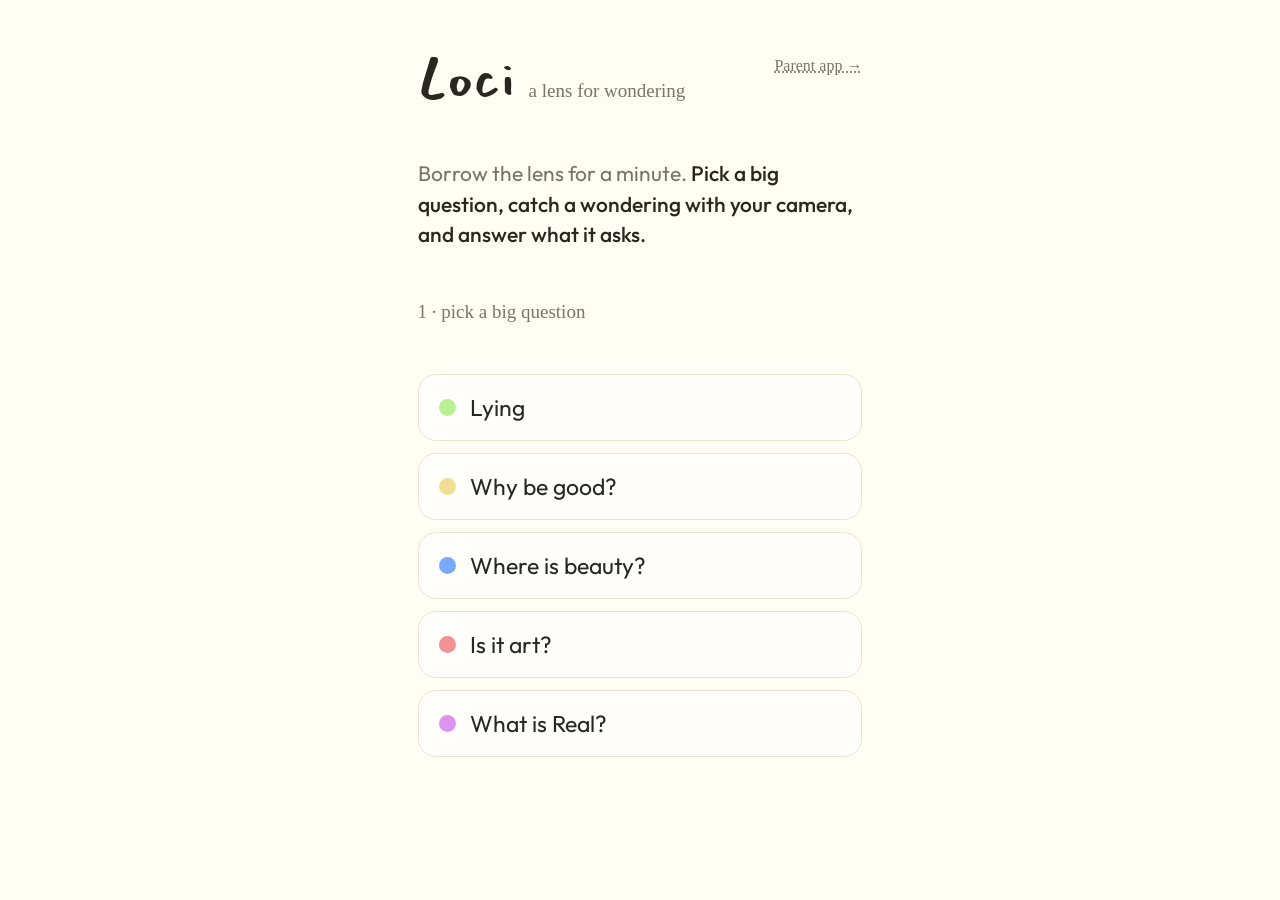
<file: wonder.html>
<!DOCTYPE html>
<html lang="en">
<head>
<meta charset="UTF-8">
<meta name="viewport" content="width=device-width, initial-scale=1.0, user-scalable=no">
<title>Loci - catch a wondering</title>
<link rel="preconnect" href="https://fonts.googleapis.com">
<link rel="preconnect" href="https://fonts.gstatic.com" crossorigin>
<link href="https://fonts.googleapis.com/css2?family=Mansalva&family=Coming+Soon&family=Outfit:wght@300;400;500;600&display=swap" rel="stylesheet">
<style>
/* ==========================================================================
   LOCI — VISITOR WONDER PAGE (phone, via QR on the exhibit tablet)
   Pick a big question → the lens asks → catch it with your camera →
   type or record an answer → see it in the parent app.
   ========================================================================== */
:root{
  --cream:#FFFDF4;--card:#FFFEFB;--ink:#2A2620;--soft:#7A7466;--line:#E9E3D2;
}
*{box-sizing:border-box;margin:0;padding:0;-webkit-tap-highlight-color:transparent}
body{
  font-family:'Outfit',sans-serif;background:var(--cream);color:var(--ink);
  min-height:100dvh;overscroll-behavior:none;touch-action:manipulation;
  -webkit-font-smoothing:antialiased;
}
button{font-family:'Outfit',sans-serif;cursor:pointer;border:none}
textarea{font-family:'Outfit',sans-serif}
.page{max-width:560px;margin:0 auto;padding:max(22px,4vw) max(20px,4.5vw) 48px;
  display:flex;flex-direction:column;gap:max(18px,4vw)}
.masthead{display:flex;align-items:flex-start;justify-content:space-between;gap:14px;flex-wrap:wrap}
.brand{display:flex;align-items:baseline;gap:14px;flex-wrap:wrap}
.wordmark{font-family:'Mansalva',cursive;font-size:clamp(44px,12vw,56px);line-height:1}
.tagline{font-family:'Coming Soon',cursive;color:var(--soft);font-size:clamp(16px,4.4vw,19px)}
.skip-link{font-family:'Coming Soon',cursive;color:var(--soft);font-size:clamp(14px,3.6vw,16px);
  text-decoration:underline dotted;white-space:nowrap;padding:6px 0}
.intro{color:var(--soft);font-size:clamp(18px,4.8vw,21px);line-height:1.45}
.intro b{color:var(--ink);font-weight:500}
.steplabel{font-family:'Coming Soon',cursive;color:var(--soft);font-size:clamp(16px,4.4vw,19px)}

/* step 1 — topics */
.topics{display:flex;flex-direction:column;gap:12px}
.topicbtn{display:flex;align-items:center;gap:14px;background:var(--card);
  border:1.5px solid var(--line);border-radius:18px;padding:18px 20px;
  font-size:clamp(20px,5.4vw,23px);color:var(--ink);text-align:left;transition:transform .12s ease}
.topicbtn:active{transform:scale(.97)}
.topicbtn i{width:17px;height:17px;border-radius:50%;flex:none}
.topicbtn.sel{border-color:var(--tc);background:var(--tctint)}

/* step 2 — the prompt */
.hidden{display:none !important}
.promptcard{background:var(--tctint,var(--card));border:1.5px solid var(--tc,var(--line));
  border-radius:22px;padding:22px;display:flex;flex-direction:column;gap:14px}
.promptcard .lens-asks{font-family:'Coming Soon',cursive;color:var(--tcdeep,var(--soft));font-size:clamp(16px,4.4vw,19px)}
.promptcard .prompt{font-size:clamp(26px,7vw,32px);font-weight:500;line-height:1.28}
.reroll{align-self:flex-start;background:none;border:none;color:var(--tcdeep,var(--soft));
  font-family:'Coming Soon',cursive;font-size:clamp(16px,4.4vw,19px);text-decoration:underline dotted;padding:4px 2px}
.btn-camera{display:flex;align-items:center;justify-content:center;gap:12px;
  background:var(--tc);color:var(--ink);font-weight:600;font-size:clamp(20px,5.4vw,23px);
  padding:19px 22px;border-radius:999px;box-shadow:0 10px 24px -12px var(--tc)}
.btn-camera svg{flex:none;width:26px;height:26px}

/* step 3 — the catch */
.preview{border-radius:22px;overflow:hidden;border:1.5px solid var(--line);position:relative}
.preview img{display:block;width:100%;max-height:52dvh;object-fit:cover}
.retake{position:absolute;top:12px;right:12px;background:rgba(255,253,244,.92);
  color:var(--ink);font-size:clamp(16px,4.2vw,18px);padding:10px 18px;border-radius:999px}
.followup{font-size:clamp(24px,6.5vw,29px);font-weight:500;line-height:1.28;color:var(--ink)}
.mode-toggle{display:flex;gap:10px}
.mode-pill{flex:1;background:var(--card);border:1.5px solid var(--line);border-radius:999px;
  padding:12px 16px;font-size:clamp(16px,4.2vw,18px);color:var(--soft);font-weight:500;text-align:center;transition:transform .12s ease}
.mode-pill:active{transform:scale(.97)}
.mode-pill.active{border-color:var(--tc,var(--line));background:var(--tctint,var(--card));color:var(--ink);font-weight:600}
#respIn{width:100%;background:var(--card);border:1.5px solid var(--line);border-radius:18px;
  padding:16px 18px;font-size:clamp(19px,5vw,22px);color:var(--ink);outline:none;resize:none;line-height:1.4}
#respIn:focus{border-color:var(--tc,#999)}
.rec-done{display:flex;flex-direction:column;align-items:center;gap:10px;background:var(--card);
  border:1.5px solid var(--line);border-radius:18px;padding:18px}
.rec-done audio{width:100%}
.link-btn{background:none;color:var(--soft);font-family:'Coming Soon',cursive;
  font-size:clamp(15px,4vw,17px);text-decoration:underline dotted;padding:4px}
.btn-send{background:var(--tc);color:var(--ink);font-weight:600;font-size:clamp(21px,5.6vw,24px);
  padding:20px 22px;border-radius:999px;box-shadow:0 10px 24px -12px var(--tc)}
.btn-send:disabled{opacity:.55}
.err{font-family:'Coming Soon',cursive;color:#B0563F;font-size:clamp(16px,4.4vw,19px);text-align:center}

/* sent */
.sent{display:flex;flex-direction:column;align-items:center;text-align:center;gap:16px;padding-top:8dvh}
.sent .big{font-family:'Mansalva',cursive;font-size:clamp(38px,10vw,46px);line-height:1.15}
.sent .note{color:var(--soft);font-size:clamp(19px,5vw,22px);line-height:1.5;max-width:30ch}
.sent .dots{display:flex;gap:9px}
.sent .dots i{width:13px;height:13px;border-radius:50%}
.btn-again{background:var(--card);border:1.5px solid var(--tc,var(--line));color:var(--ink);
  font-weight:500;font-size:clamp(19px,5vw,21px);padding:16px 28px;border-radius:999px;margin-top:10px}
.btn-parent{display:block;background:var(--ink);color:var(--cream);text-decoration:none;
  font-weight:600;font-size:clamp(19px,5vw,21px);padding:16px 28px;border-radius:999px;margin-top:22px}
</style>
</head>
<body>
<div class="page" id="page"></div>

<script>
/* ============================ DATA — the CMS ============================ */
const DATA = {
  copy:{
    wordmark:"Loci", tagline:"a lens for wondering",
    intro:"Borrow the lens for a minute. <b>Pick a big question, catch a wondering with your camera, and answer what it asks.</b>",
    step1:"1 · pick a big question",
    step2:"2 · the lens asks…",
    step3:"3 · one more thing",
    lensAsks:"the lens asks",
    reroll:"ask me another",
    openCamera:"catch it with your camera",
    typeIt:"Type it",
    recordIt:"Record it",
    respPlaceholder:"type your answer…",
    recordStart:"Record your answer",
    recordWaiting:"Waiting for the microphone…",
    recordStop:"Stop",
    recordAgain:"Record again",
    micDenied:"Couldn’t reach the microphone — try typing instead.",
    send:"catch it ✳",
    sending:"catching…",
    errSend:"it didn’t quite catch. Try again?",
    sentBig:"caught it!",
    sentNote:"Nice catch — see it in the parent app, with a few ways to start the conversation.",
    again:"catch another",
    parentLink:"Talk about it →",
    skipLink:"Parent app →",
  },

  /* the five zine topics; slugs must match the server's TOPIC_SLUGS */
  topics:[
    {name:"Lying",              slug:"lying",          color:"#B7F193"},
    {name:"Why be good?", slug:"invisible-ring", color:"#F1DD93"},
    {name:"Where is beauty?",          slug:"beauty",         color:"#78ABFE"},
    {name:"Is it art?",         slug:"art",            color:"#F19394"},
    {name:"What is Real?",            slug:"real",           color:"#DE93F1"},
  ],

  /* camera prompts per topic, in the lens's voice.
     KEYS ARE THE SLUGS above, not the display names - the code looks
     prompts up by topic.slug. One question per topic keeps it simple;
     add more strings to a list and "ask me another" reappears. */
  prompts:{
    "lying":[
      "Find something that lies",
    ],
    "invisible-ring":[
      "Find a place where the most rules live",
    ],
    "beauty":[
      "Take the most beautiful photo you can without moving around",
    ],
    "art":[
      "Find an accident that looks like it was made",
    ],
    "real":[
      "Find something real that you can't touch",
    ],
  },

  /* the follow-up question answered after the photo — one real question per topic,
     not a generic "what did you catch?". KEYS ARE THE SLUGS above. */
  followUp:{
    "lying":          "What gave it away?",
    "invisible-ring": "Which rule matters most there, and why?",
    "beauty":         "What makes it beautiful?",
    "art":            "What makes it look like an accident?",
    "real":           "What makes it real?",
  },
};

/* ============================ helpers ============================ */
const CREAM='#FFFDF4', BLACK='#2A2620';
function hexRGB(h){const n=parseInt(h.slice(1),16);return[n>>16,(n>>8)&255,n&255];}
function mix(a,b,t){const A=hexRGB(a),B=hexRGB(b);
  return '#'+A.map((v,i)=>Math.round(v+(B[i]-v)*t).toString(16).padStart(2,'0')).join('');}
const $=id=>document.getElementById(id);
const DEVICE=(location.pathname.match(/\/wonder\/([^\/]+)/)||[])[1]||'demo';
const C=DATA.copy;

/* One id per phone, kept across visits/captures this session, so this visitor's own
   wonderings (not the whole shared wall) can be found again from the parent app. */
function visitorId(){
  const KEY='loci_visitor_id';
  try{
    let id=localStorage.getItem(KEY);
    if(!id){id=(crypto.randomUUID?crypto.randomUUID():String(Date.now())+Math.random().toString(16).slice(2));localStorage.setItem(KEY,id);}
    return id;
  }catch(_){ return 'visitor-'+Math.random().toString(16).slice(2); }
}
const VISITOR=visitorId();
const parentAppUrl=()=>`/parent-app/?device=${encodeURIComponent(DEVICE)}&visitor=${encodeURIComponent(VISITOR)}`;

let topic=null, prompt='', promptIdx=-1, photoBlob=null;
let mode='type', audioBlob=null, audioMime='';
let mediaRecorder=null, recChunks=[], recStart=0, recTimer=null;
const canRecord=!!(window.MediaRecorder && navigator.mediaDevices && navigator.mediaDevices.getUserMedia);

/* ============================ render ============================ */
function render(){
  $('page').innerHTML=`
    <div class="masthead">
      <div class="brand"><div class="wordmark">${C.wordmark}</div><div class="tagline">${C.tagline}</div></div>
      <a class="skip-link" href="${parentAppUrl()}">${C.skipLink}</a>
    </div>
    <div class="intro">${C.intro}</div>
    <div class="steplabel">${C.step1}</div>
    <div class="topics">${DATA.topics.map((t,i)=>
      `<button class="topicbtn" id="top${i}" style="--tc:${t.color};--tctint:${mix(t.color,CREAM,.72)}"
        onclick="pickTopic(${i})"><i style="background:${t.color}"></i>${t.name}</button>`).join('')}</div>
    <div class="hidden" id="step2">
      <div class="steplabel" style="margin-bottom:10px">${C.step2}</div>
      <div class="promptcard" id="pcard">
        <div class="lens-asks">${C.lensAsks}</div>
        <div class="prompt" id="ptext"></div>
        <button class="reroll" id="rerollBtn" onclick="reroll()">${C.reroll}</button>
        <button class="btn-camera" onclick="$('file').click()">
          <svg viewBox="0 0 24 24" width="22" height="22" fill="none" stroke="currentColor" stroke-width="1.7" stroke-linecap="round" stroke-linejoin="round"><rect x="3" y="7" width="18" height="13" rx="3"/><circle cx="12" cy="13.5" r="4"/><path d="M9 7l1.2-2.4h3.6L15 7"/></svg>
          ${C.openCamera}</button>
      </div>
    </div>
    <div class="hidden" id="step3">
      <div class="steplabel" style="margin-bottom:10px">${C.step3}</div>
      <div style="display:flex;flex-direction:column;gap:16px">
        <div class="preview"><img id="pimg" alt="">
          <button class="retake" onclick="$('file').click()">↺ retake</button></div>
        <div class="followup" id="followup"></div>
        ${canRecord ? `<div class="mode-toggle" role="group">
          <button class="mode-pill active" id="modeType" onclick="setMode('type')">${C.typeIt}</button>
          <button class="mode-pill" id="modeRecord" onclick="setMode('record')">${C.recordIt}</button>
        </div>` : ''}
        <div id="typeBox"><textarea id="respIn" rows="2" maxlength="300" placeholder="${C.respPlaceholder}"></textarea></div>
        <div class="hidden" id="recordBox"></div>
        <button class="btn-send" id="sendBtn" onclick="send()">${C.send}</button>
        <div class="err hidden" id="err">${C.errSend}</div>
      </div>
    </div>
    <input type="file" id="file" accept="image/*" capture="environment" class="hidden">`;
  $('file').addEventListener('change',onPhoto);
}
render();

function pickTopic(i){
  const t=DATA.topics[i];
  topic=t;promptIdx=-1;
  DATA.topics.forEach((_,j)=>$('top'+j).classList.toggle('sel',j===i));
  const tint=mix(t.color,CREAM,.72), deep=mix(t.color,BLACK,.55);
  const card=$('pcard');
  card.style.setProperty('--tc',t.color);
  card.style.setProperty('--tctint',tint);
  card.style.setProperty('--tcdeep',deep);
  reroll();
  $('followup').textContent=DATA.followUp[t.slug]||'';
  /* one question per topic: no point offering another */
  $('rerollBtn').style.display=DATA.prompts[t.slug].length>1?'':'none';
  $('step2').classList.remove('hidden');
  $('step2').scrollIntoView({behavior:'smooth',block:'nearest'});
}
function reroll(){
  const pool=DATA.prompts[topic.slug];
  promptIdx=(promptIdx+1+Math.floor(Math.random()*(pool.length-1)))%pool.length;
  prompt=pool[promptIdx];
  $('ptext').textContent=prompt;
}

/* downscale on-device so uploads survive show wi-fi */
function onPhoto(){
  const f=$('file').files[0];
  if(!f)return;
  const img=new Image();
  img.onload=()=>{
    const MAX=1600, s=Math.min(1,MAX/Math.max(img.width,img.height));
    const cv=document.createElement('canvas');
    cv.width=Math.round(img.width*s);cv.height=Math.round(img.height*s);
    cv.getContext('2d').drawImage(img,0,0,cv.width,cv.height);
    cv.toBlob(b=>{
      photoBlob=b;
      $('pimg').src=URL.createObjectURL(b);
      $('step3').classList.remove('hidden');
      $('err').classList.add('hidden');
      $('step3').scrollIntoView({behavior:'smooth',block:'start'});
    },'image/jpeg',.82);
    URL.revokeObjectURL(img.src);
  };
  img.src=URL.createObjectURL(f);
}

function setMode(m){
  mode=m;
  $('modeType').classList.toggle('active',m==='type');
  $('modeRecord').classList.toggle('active',m==='record');
  $('typeBox').classList.toggle('hidden',m!=='type');
  $('recordBox').classList.toggle('hidden',m!=='record');
  if(m==='record' && !$('recordBox').childElementCount) renderRecordIdle();
}
function renderRecordIdle(){
  $('recordBox').innerHTML=`<button class="btn-camera" id="micBtn" onclick="toggleRecording()">
      <svg viewBox="0 0 24 24" width="22" height="22" fill="none" stroke="currentColor" stroke-width="1.7" stroke-linecap="round" stroke-linejoin="round"><path d="M12 15a3 3 0 0 0 3-3V6a3 3 0 0 0-6 0v6a3 3 0 0 0 3 3z"/><path d="M19 11a7 7 0 0 1-14 0"/><path d="M12 18v3"/></svg>
      <span id="micLabel">${C.recordStart}</span></button>`;
}
async function toggleRecording(){
  if(mediaRecorder && mediaRecorder.state==='recording'){ mediaRecorder.stop(); return; }
  const btn=$('micBtn'); btn.disabled=true; $('micLabel').textContent=C.recordWaiting;
  let stream;
  try{ stream=await navigator.mediaDevices.getUserMedia({audio:true}); }
  catch(_){
    renderRecordIdle();
    $('err').textContent=C.micDenied; $('err').classList.remove('hidden');
    return;
  }
  recChunks=[];
  mediaRecorder=new MediaRecorder(stream);
  audioMime=mediaRecorder.mimeType||'audio/webm';
  mediaRecorder.ondataavailable=e=>{ if(e.data&&e.data.size) recChunks.push(e.data); };
  mediaRecorder.onstop=()=>{
    stream.getTracks().forEach(tr=>tr.stop());
    clearInterval(recTimer); recTimer=null;
    audioBlob=new Blob(recChunks,{type:audioMime});
    renderRecordDone();
  };
  recStart=Date.now();
  mediaRecorder.start();
  btn.disabled=false;
  updateMicLabel();
  recTimer=setInterval(updateMicLabel,500);
}
function updateMicLabel(){
  const el=$('micLabel'); if(!el)return;
  const secs=Math.floor((Date.now()-recStart)/1000);
  el.textContent=`${C.recordStop} (${Math.floor(secs/60)}:${String(secs%60).padStart(2,'0')})`;
}
function renderRecordDone(){
  const url=URL.createObjectURL(audioBlob);
  $('recordBox').innerHTML=`<div class="rec-done">
      <audio controls src="${url}"></audio>
      <button class="link-btn" onclick="reRecord()">${C.recordAgain}</button>
    </div>`;
}
function reRecord(){ audioBlob=null; renderRecordIdle(); }

async function send(){
  if(!photoBlob||!topic)return;
  const resp=mode==='type' ? $('respIn').value.trim() : '';
  if(mode==='type' && !resp){ $('respIn').focus(); return; }
  if(mode==='record' && !audioBlob) return;
  const btn=$('sendBtn');
  btn.disabled=true;btn.textContent=C.sending;
  $('err').classList.add('hidden');
  const fd=new FormData();
  fd.append('photo',photoBlob,'wonder.jpg');
  fd.append('topic',topic.slug);
  fd.append('prompt',prompt);
  fd.append('question',DATA.followUp[topic.slug]||'');
  if(mode==='record' && audioBlob){
    const ext=(audioMime.split('/')[1]||'webm').split(';')[0];
    fd.append('audio',audioBlob,`wonder.${ext}`);
    fd.append('audio_type',audioMime);
  } else {
    fd.append('response',resp);
  }
  fd.append('device_id',DEVICE);
  fd.append('visitor_id',VISITOR);
  try{
    const r=await fetch('/api/wonders',{method:'POST',body:fd});
    if(!r.ok)throw 0;
    showSent();
  }catch(e){
    btn.disabled=false;btn.textContent=C.send;
    $('err').classList.remove('hidden');
  }
}

function showSent(){
  $('page').innerHTML=`
    <div class="sent">
      <div class="dots">${DATA.topics.map(t=>`<i style="background:${t.color}"></i>`).join('')}</div>
      <div class="big">${C.sentBig}</div>
      <div class="note">${C.sentNote}</div>
      <a class="btn-parent" href="${parentAppUrl()}">${C.parentLink}</a>
      <button class="btn-again" style="--tc:${topic.color}" onclick="location.reload()">${C.again}</button>
    </div>`;
}
</script>
</body>
</html>
</file>
